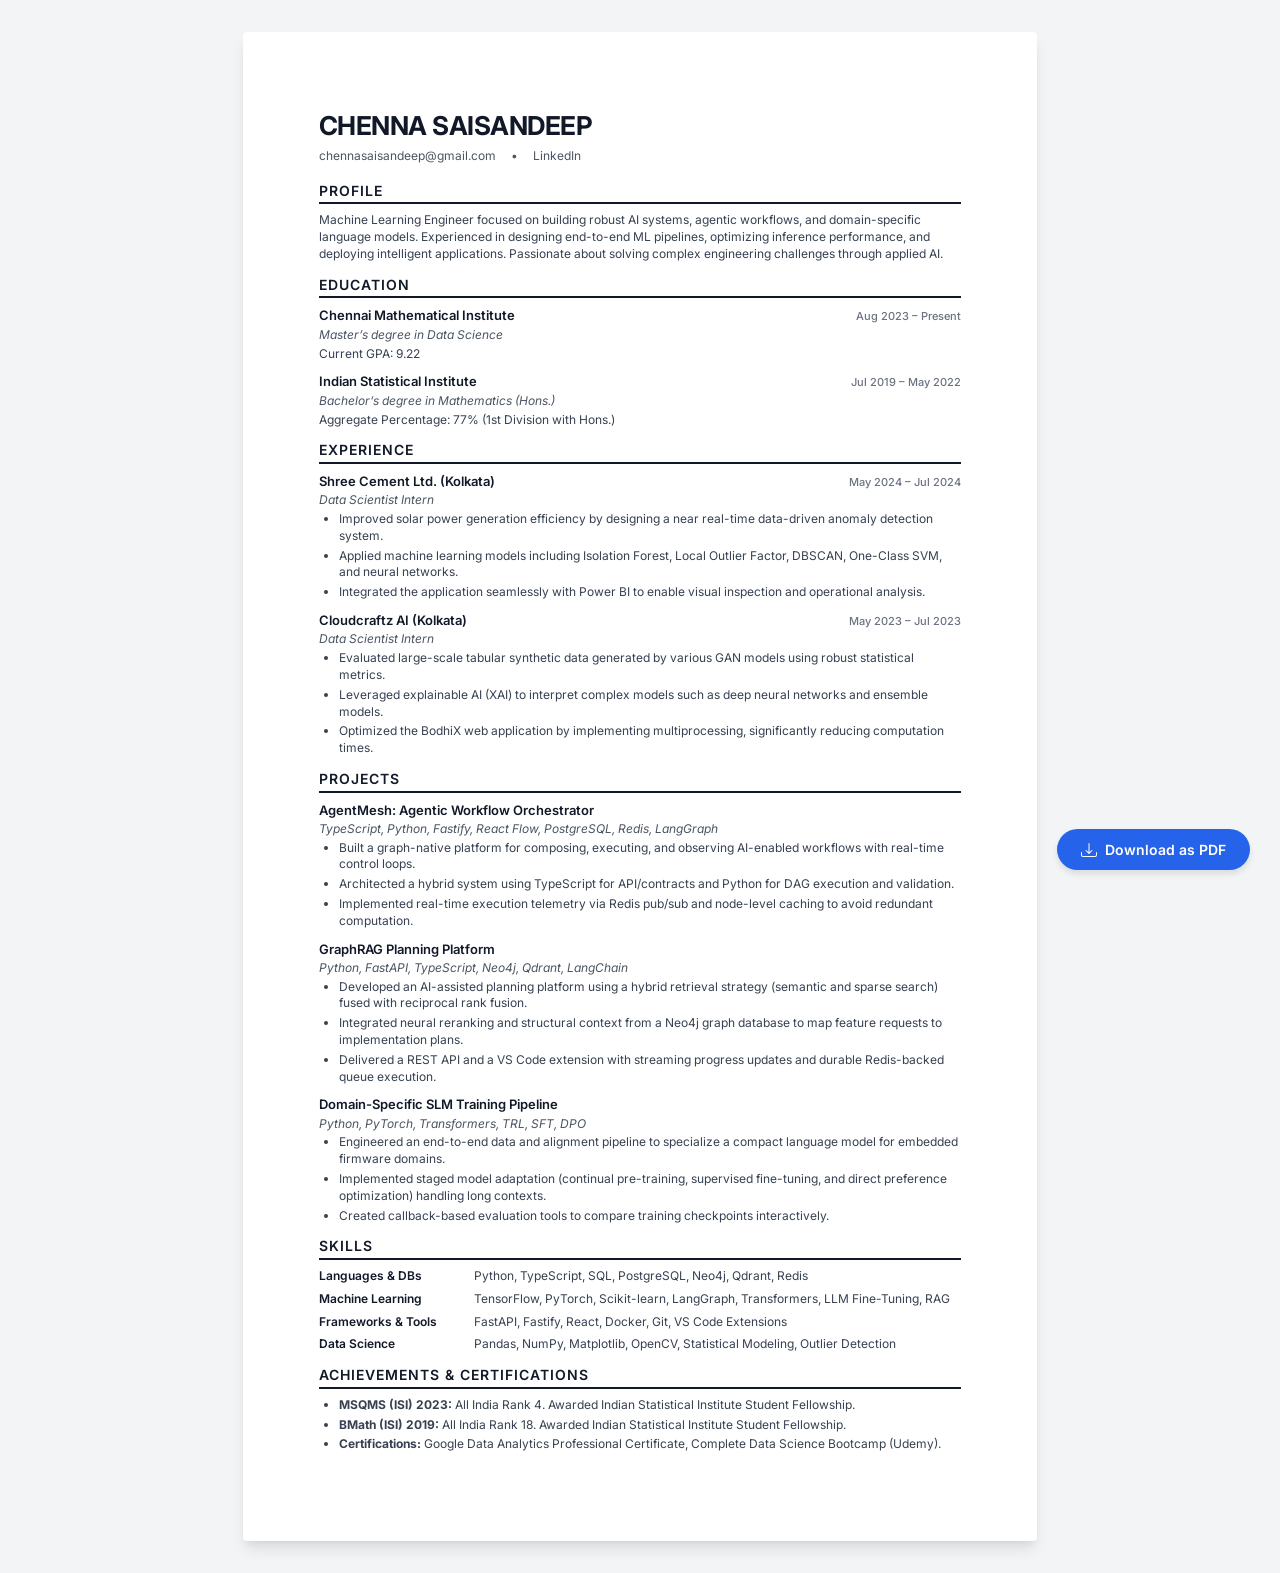
<file: resume.html>
<!DOCTYPE html>
<html lang="en">
<head>
    <meta charset="UTF-8">
    <meta name="viewport" content="width=device-width, initial-scale=1.0">
    <title>Saisandeep Chenna - Resume</title>
    <link href="https://fonts.googleapis.com/css2?family=Inter:wght@400;500;600;700&display=swap" rel="stylesheet">
    <style>
        :root {
            --text-color: #374151;
            --heading-color: #111827;
            --accent-color: #2563eb;
            --border-color: #e5e7eb;
        }

        body {
            font-family: 'Inter', -apple-system, BlinkMacSystemFont, "Segoe UI", Roboto, Helvetica, Arial, sans-serif;
            color: var(--text-color);
            line-height: 1.4;
            font-size: 12px;
            background-color: #f3f4f6;
            margin: 0;
            padding: 2rem;
            display: flex;
            justify-content: center;
        }

        .resume-container {
            background: white;
            width: 210mm;
            min-height: 297mm;
            padding: 20mm;
            box-shadow: 0 10px 15px -3px rgba(0, 0, 0, 0.1), 0 4px 6px -2px rgba(0, 0, 0, 0.05);
            box-sizing: border-box;
            border-radius: 4px;
        }

        @media print {
            body {
                background-color: white;
                padding: 0;
            }
            .resume-container {
                box-shadow: none;
                width: 100%;
                min-height: auto;
                padding: 0;
                border-radius: 0;
            }
            @page {
                size: A4;
                margin: 15mm;
            }
            /* Ensure links aren't styled weirdly in print */
            a {
                text-decoration: none !important;
                color: var(--text-color) !important;
            }
        }

        h1, h2, h3, h4 {
            margin: 0;
            color: var(--heading-color);
        }

        h1 {
            font-size: 26px;
            font-weight: 700;
            margin-bottom: 4px;
            letter-spacing: -0.5px;
        }

        .contact-info {
            display: flex;
            gap: 15px;
            font-size: 12px;
            color: #4b5563;
            margin-bottom: 16px;
            flex-wrap: wrap;
        }

        .contact-info a {
            color: inherit;
            text-decoration: none;
            transition: color 0.2s;
        }

        .contact-info a:hover {
            color: var(--accent-color);
        }

        .section {
            margin-bottom: 12px;
        }

        .section-title {
            font-size: 14px;
            text-transform: uppercase;
            letter-spacing: 1px;
            border-bottom: 2px solid var(--heading-color);
            padding-bottom: 2px;
            margin-bottom: 8px;
            font-weight: 600;
            page-break-after: avoid;
            break-after: avoid;
        }

        .item {
            margin-bottom: 10px;
            page-break-inside: avoid;
            break-inside: avoid;
        }

        .item-header {
            display: flex;
            justify-content: space-between;
            align-items: baseline;
            margin-bottom: 2px;
            page-break-after: avoid;
            break-after: avoid;
        }

        .item-title {
            font-weight: 600;
            font-size: 13px;
            color: var(--heading-color);
        }

        .item-subtitle {
            font-size: 12px;
            color: #4b5563;
            font-style: italic;
        }

        .item-date {
            font-size: 11px;
            color: #6b7280;
            font-weight: 500;
        }

        .item-desc {
            margin-top: 2px;
            font-size: 12px;
            color: var(--text-color);
        }

        ul {
            margin: 4px 0 0 0;
            padding-left: 20px;
        }

        li {
            margin-bottom: 3px;
        }

        .skills-grid {
            display: grid;
            grid-template-columns: 140px 1fr;
            gap: 6px 15px;
            font-size: 12px;
        }

        .skill-category {
            font-weight: 600;
            color: var(--heading-color);
        }
        .print-btn {
            position: fixed;
            bottom: 30px;
            right: 30px;
            background-color: var(--accent-color);
            color: white;
            border: none;
            border-radius: 50px;
            padding: 12px 24px;
            font-size: 14px;
            font-weight: 600;
            font-family: inherit;
            cursor: pointer;
            box-shadow: 0 4px 6px rgba(0,0,0,0.1);
            transition: background-color 0.2s, transform 0.2s;
            display: flex;
            align-items: center;
            gap: 8px;
        }

        .print-btn:hover {
            background-color: #1d4ed8;
            transform: translateY(-2px);
        }

        @media print {
            .print-btn {
                display: none !important;
            }
        }
    </style>
</head>
<body>
    <button class="print-btn" onclick="window.print()">
        <svg width="16" height="16" fill="currentColor" viewBox="0 0 16 16">
            <path d="M.5 9.9a.5.5 0 0 1 .5.5v2.5a1 1 0 0 0 1 1h12a1 1 0 0 0 1-1v-2.5a.5.5 0 0 1 1 0v2.5a2 2 0 0 1-2 2H2a2 2 0 0 1-2-2v-2.5a.5.5 0 0 1 .5-.5z"/>
            <path d="M7.646 11.854a.5.5 0 0 0 .708 0l3-3a.5.5 0 0 0-.708-.708L8.5 10.293V1.5a.5.5 0 0 0-1 0v8.793L5.354 8.146a.5.5 0 1 0-.708.708l3 3z"/>
        </svg>
        Download as PDF
    </button>
    <div class="resume-container">
        <header>
            <h1>CHENNA SAISANDEEP</h1>
            <div class="contact-info">
                <span>chennasaisandeep@gmail.com</span>
                <span>•</span>
                <a href="https://www.linkedin.com/in/sai-sandeep-chenna-628ab41a7" target="_blank">LinkedIn</a>
            </div>
        </header>

        <section class="section">
            <h2 class="section-title">Profile</h2>
            <p class="item-desc">Machine Learning Engineer focused on building robust AI systems, agentic workflows, and domain-specific language models. Experienced in designing end-to-end ML pipelines, optimizing inference performance, and deploying intelligent applications. Passionate about solving complex engineering challenges through applied AI.</p>
        </section>

        <section class="section">
            <h2 class="section-title">Education</h2>
            <div class="item">
                <div class="item-header">
                    <div class="item-title">Chennai Mathematical Institute</div>
                    <div class="item-date">Aug 2023 – Present</div>
                </div>
                <div class="item-subtitle">Master’s degree in Data Science</div>
                <div class="item-desc">Current GPA: 9.22</div>
            </div>
            <div class="item">
                <div class="item-header">
                    <div class="item-title">Indian Statistical Institute</div>
                    <div class="item-date">Jul 2019 – May 2022</div>
                </div>
                <div class="item-subtitle">Bachelor’s degree in Mathematics (Hons.)</div>
                <div class="item-desc">Aggregate Percentage: 77% (1st Division with Hons.)</div>
            </div>
        </section>

        <section class="section">
            <h2 class="section-title">Experience</h2>
            <div class="item">
                <div class="item-header">
                    <div class="item-title">Shree Cement Ltd. (Kolkata)</div>
                    <div class="item-date">May 2024 – Jul 2024</div>
                </div>
                <div class="item-subtitle">Data Scientist Intern</div>
                <ul class="item-desc">
                    <li>Improved solar power generation efficiency by designing a near real-time data-driven anomaly detection system.</li>
                    <li>Applied machine learning models including Isolation Forest, Local Outlier Factor, DBSCAN, One-Class SVM, and neural networks.</li>
                    <li>Integrated the application seamlessly with Power BI to enable visual inspection and operational analysis.</li>
                </ul>
            </div>
            <div class="item">
                <div class="item-header">
                    <div class="item-title">Cloudcraftz AI (Kolkata)</div>
                    <div class="item-date">May 2023 – Jul 2023</div>
                </div>
                <div class="item-subtitle">Data Scientist Intern</div>
                <ul class="item-desc">
                    <li>Evaluated large-scale tabular synthetic data generated by various GAN models using robust statistical metrics.</li>
                    <li>Leveraged explainable AI (XAI) to interpret complex models such as deep neural networks and ensemble models.</li>
                    <li>Optimized the BodhiX web application by implementing multiprocessing, significantly reducing computation times.</li>
                </ul>
            </div>
        </section>

        <section class="section">
            <h2 class="section-title">Projects</h2>
            <div class="item">
                <div class="item-header">
                    <div class="item-title">AgentMesh: Agentic Workflow Orchestrator</div>
                </div>
                <div class="item-subtitle">TypeScript, Python, Fastify, React Flow, PostgreSQL, Redis, LangGraph</div>
                <ul class="item-desc">
                    <li>Built a graph-native platform for composing, executing, and observing AI-enabled workflows with real-time control loops.</li>
                    <li>Architected a hybrid system using TypeScript for API/contracts and Python for DAG execution and validation.</li>
                    <li>Implemented real-time execution telemetry via Redis pub/sub and node-level caching to avoid redundant computation.</li>
                </ul>
            </div>

            <div class="item">
                <div class="item-header">
                    <div class="item-title">GraphRAG Planning Platform</div>
                </div>
                <div class="item-subtitle">Python, FastAPI, TypeScript, Neo4j, Qdrant, LangChain</div>
                <ul class="item-desc">
                    <li>Developed an AI-assisted planning platform using a hybrid retrieval strategy (semantic and sparse search) fused with reciprocal rank fusion.</li>
                    <li>Integrated neural reranking and structural context from a Neo4j graph database to map feature requests to implementation plans.</li>
                    <li>Delivered a REST API and a VS Code extension with streaming progress updates and durable Redis-backed queue execution.</li>
                </ul>
            </div>

            <div class="item">
                <div class="item-header">
                    <div class="item-title">Domain-Specific SLM Training Pipeline</div>
                </div>
                <div class="item-subtitle">Python, PyTorch, Transformers, TRL, SFT, DPO</div>
                <ul class="item-desc">
                    <li>Engineered an end-to-end data and alignment pipeline to specialize a compact language model for embedded firmware domains.</li>
                    <li>Implemented staged model adaptation (continual pre-training, supervised fine-tuning, and direct preference optimization) handling long contexts.</li>
                    <li>Created callback-based evaluation tools to compare training checkpoints interactively.</li>
                </ul>
            </div>
        </section>

        <section class="section">
            <h2 class="section-title">Skills</h2>
            <div class="skills-grid">
                <div class="skill-category">Languages & DBs</div>
                <div>Python, TypeScript, SQL, PostgreSQL, Neo4j, Qdrant, Redis</div>
                <div class="skill-category">Machine Learning</div>
                <div>TensorFlow, PyTorch, Scikit-learn, LangGraph, Transformers, LLM Fine-Tuning, RAG</div>
                <div class="skill-category">Frameworks & Tools</div>
                <div>FastAPI, Fastify, React, Docker, Git, VS Code Extensions</div>
                <div class="skill-category">Data Science</div>
                <div>Pandas, NumPy, Matplotlib, OpenCV, Statistical Modeling, Outlier Detection</div>
            </div>
        </section>

        <section class="section">
            <h2 class="section-title">Achievements & Certifications</h2>
            <ul class="item-desc">
                <li><strong>MSQMS (ISI) 2023:</strong> All India Rank 4. Awarded Indian Statistical Institute Student Fellowship.</li>
                <li><strong>BMath (ISI) 2019:</strong> All India Rank 18. Awarded Indian Statistical Institute Student Fellowship.</li>
                <li><strong>Certifications:</strong> Google Data Analytics Professional Certificate, Complete Data Science Bootcamp (Udemy).</li>
            </ul>
        </section>

    </div>
</body>
</html>
</file>
